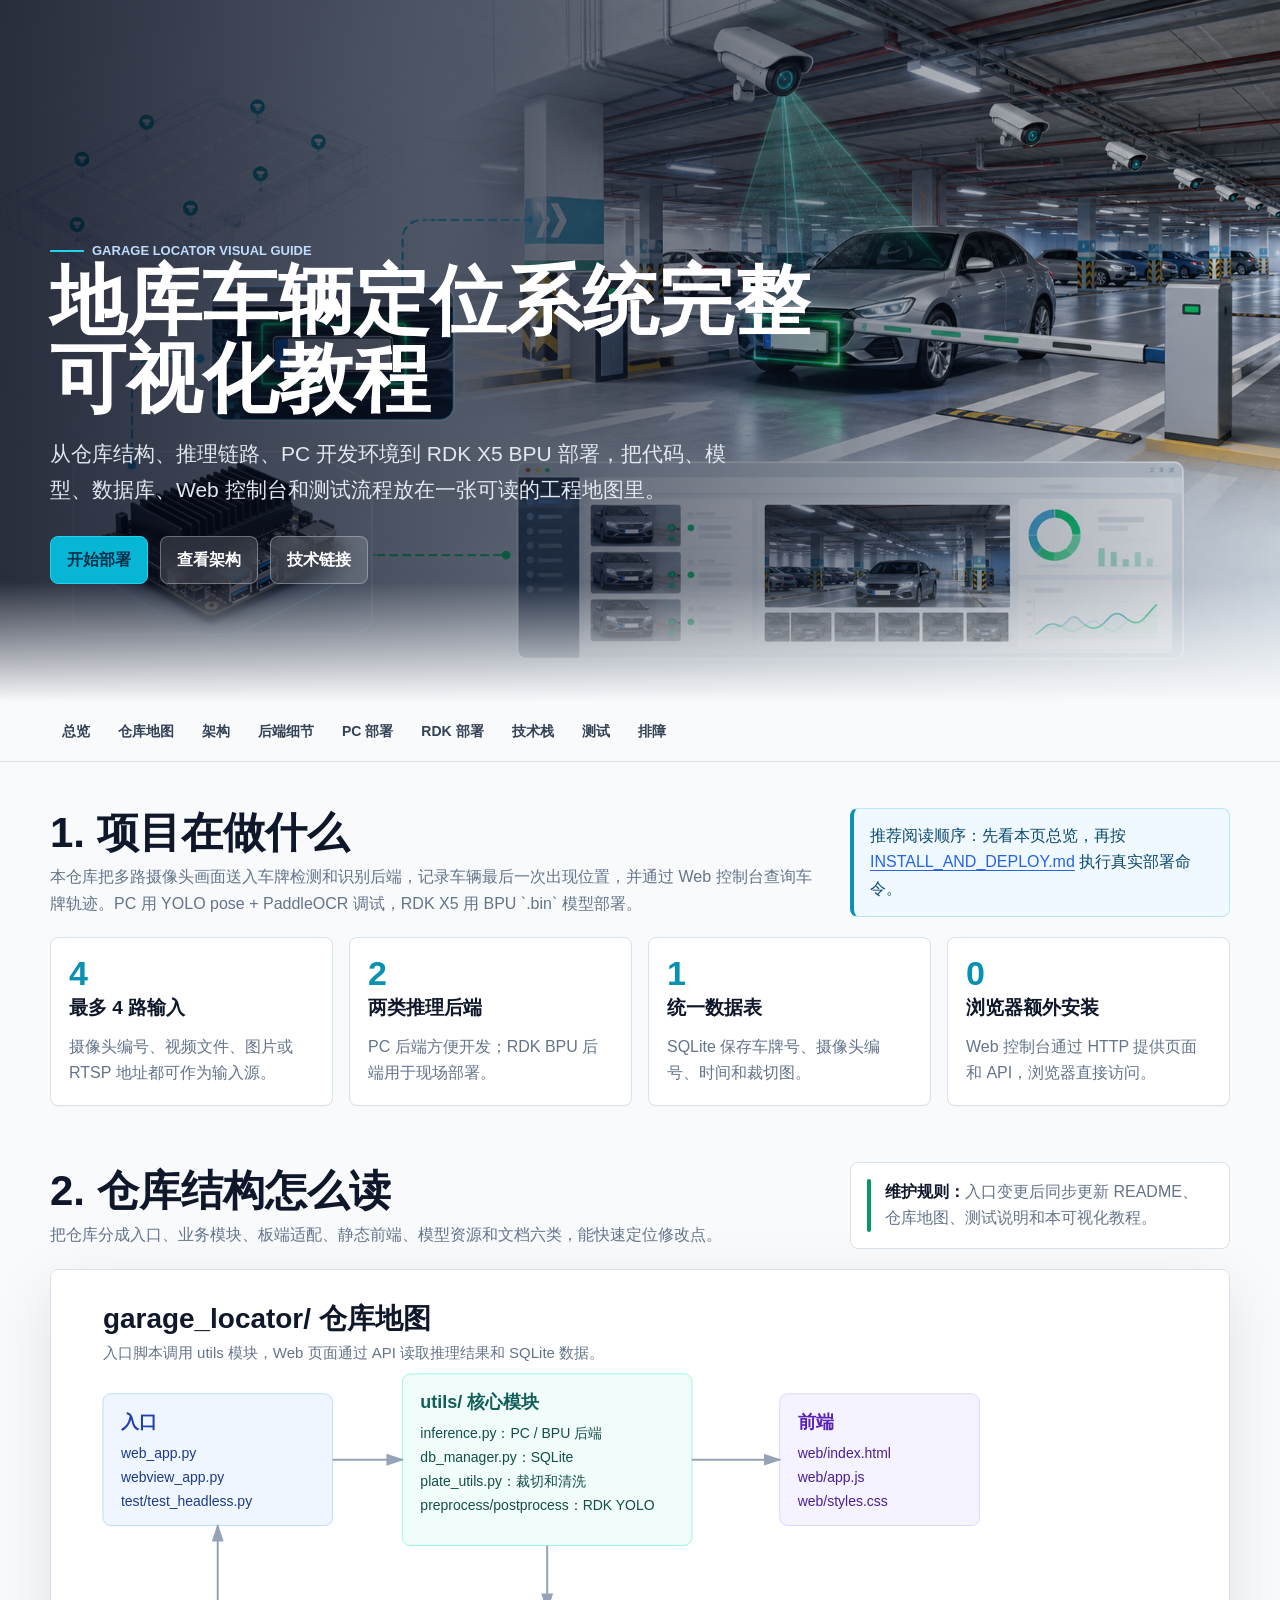
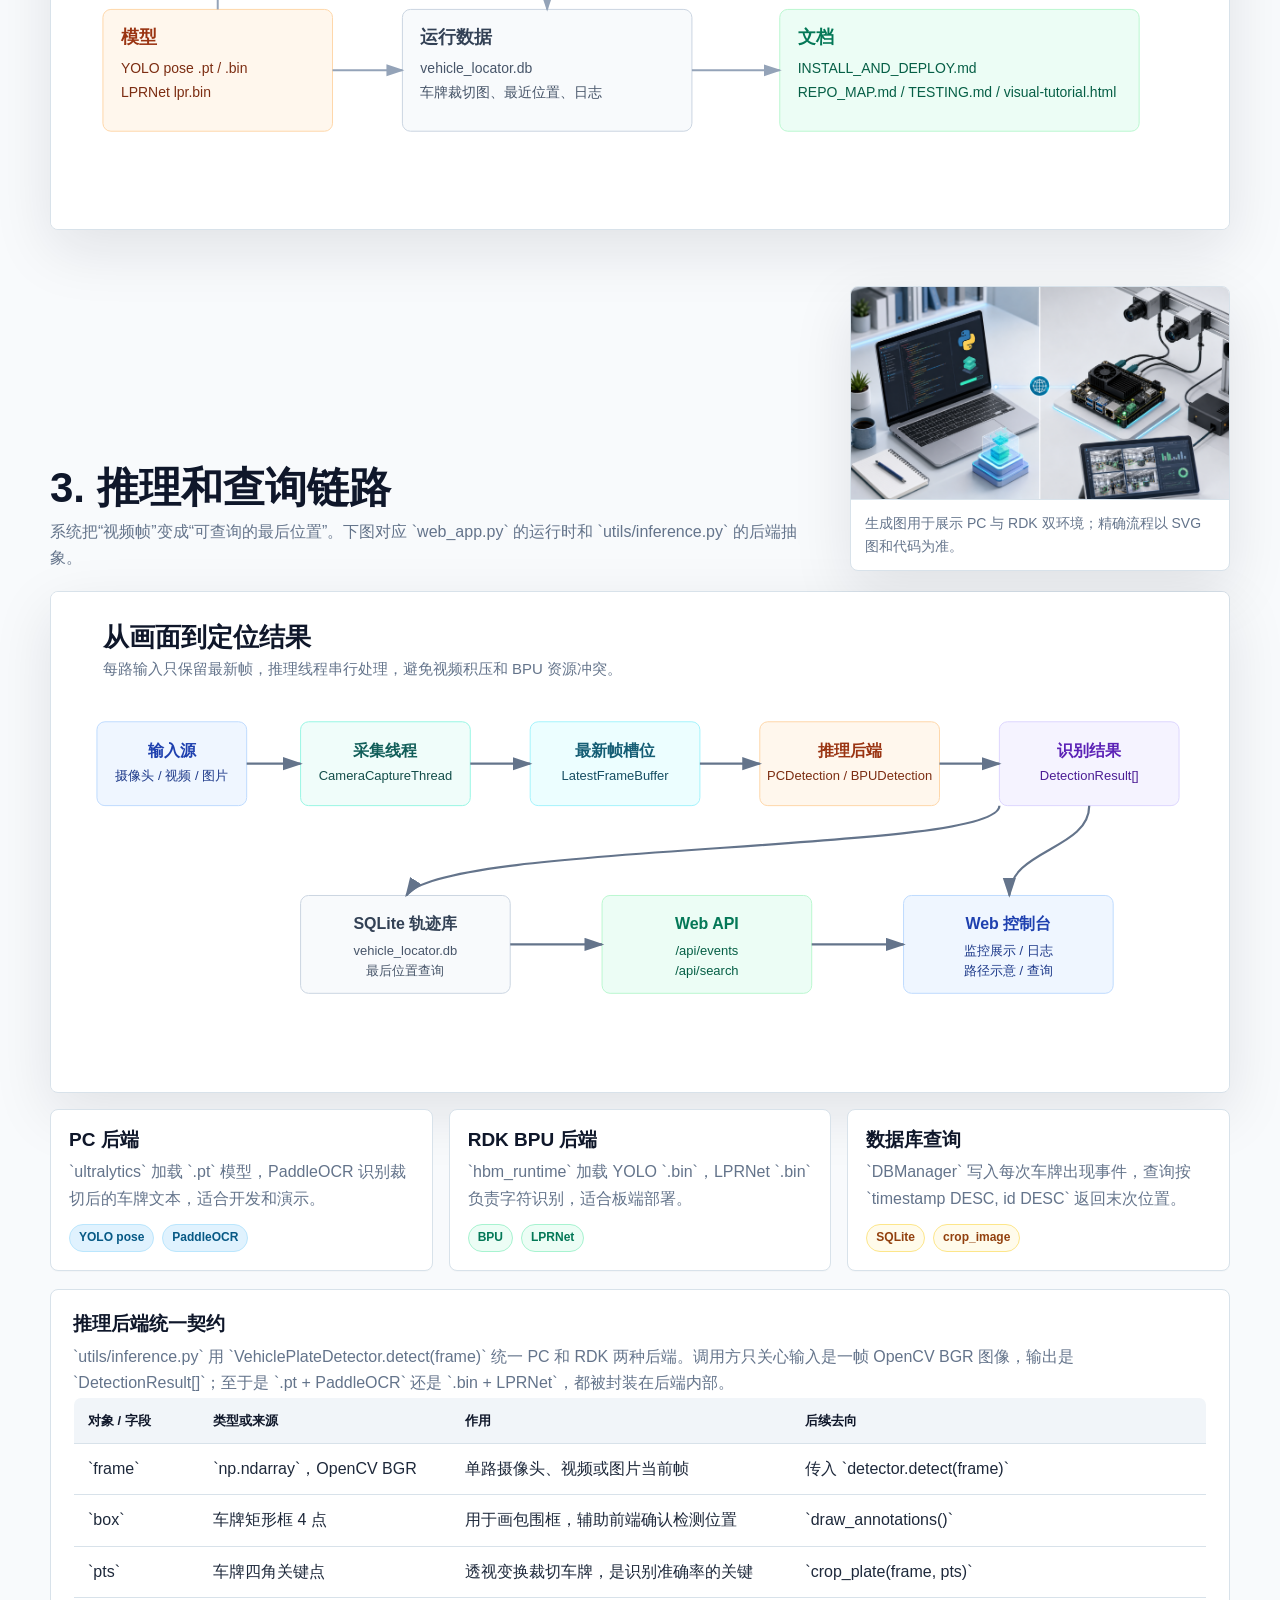
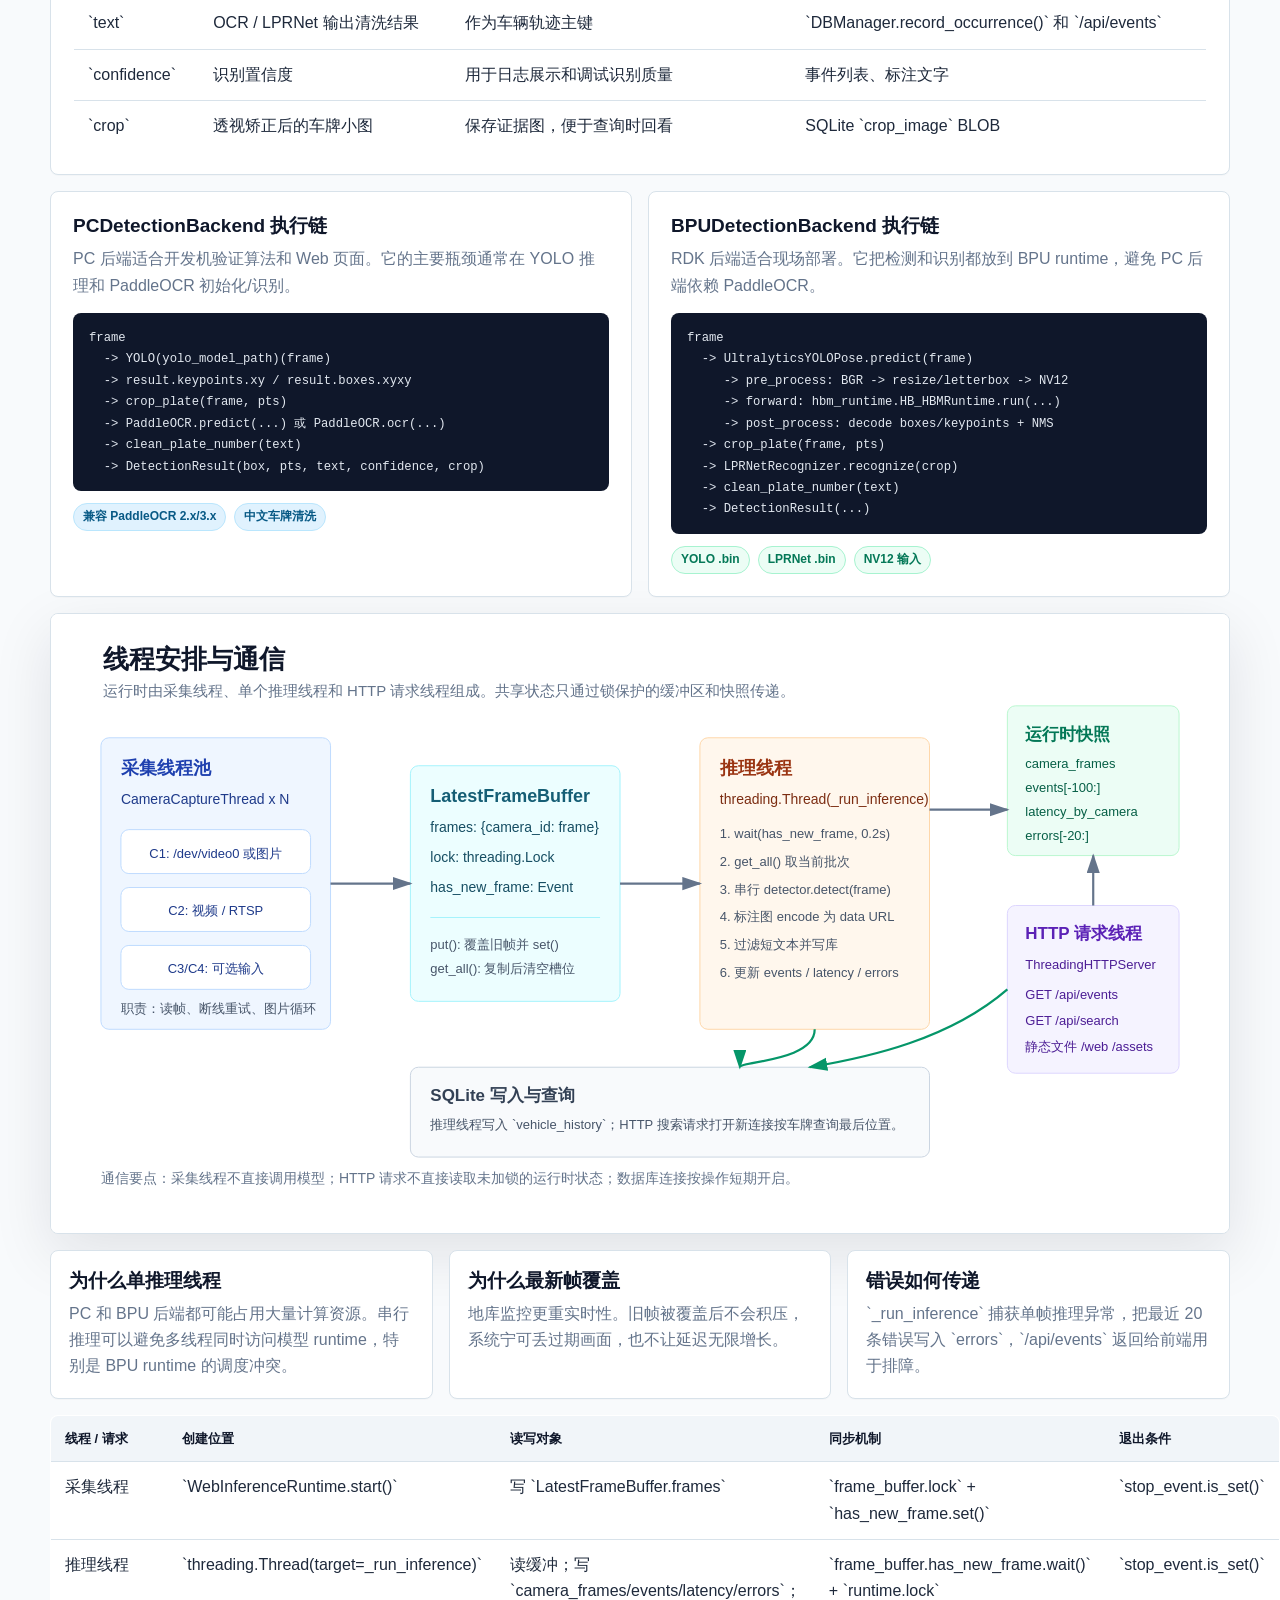
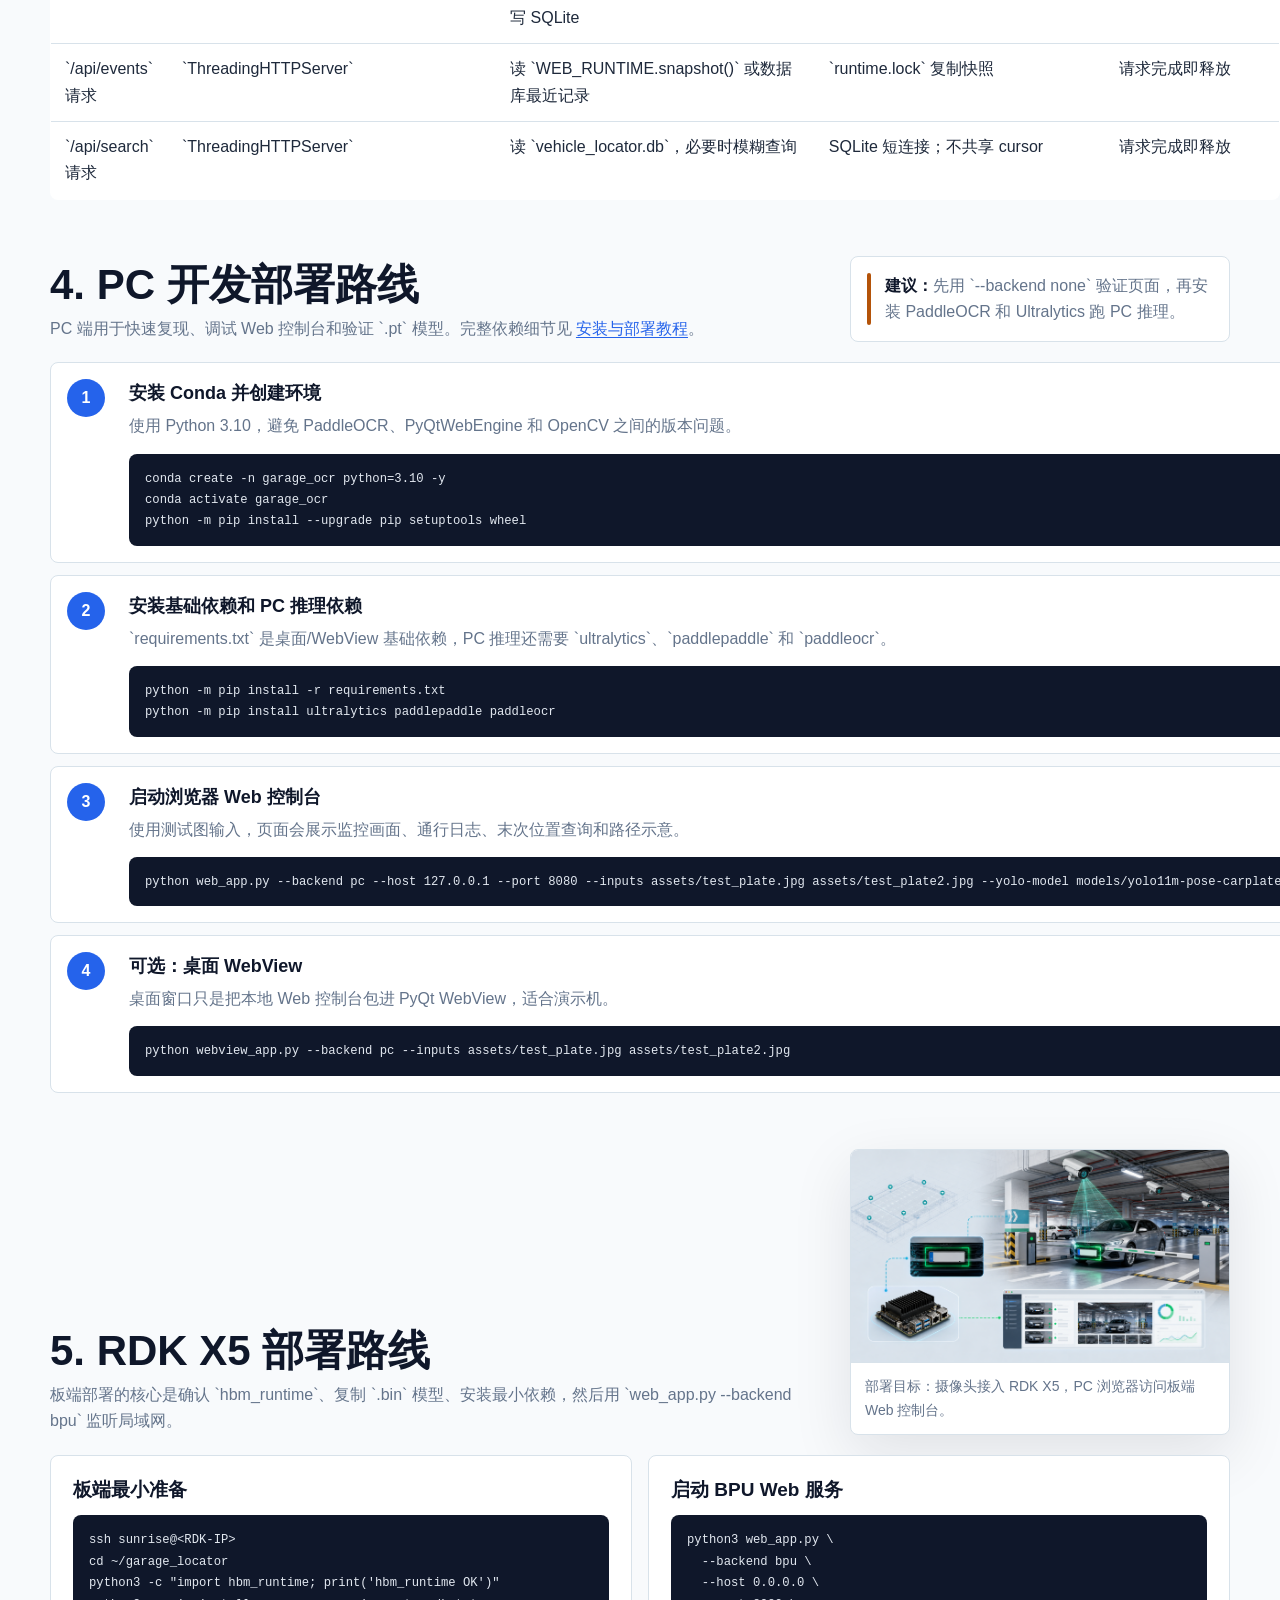
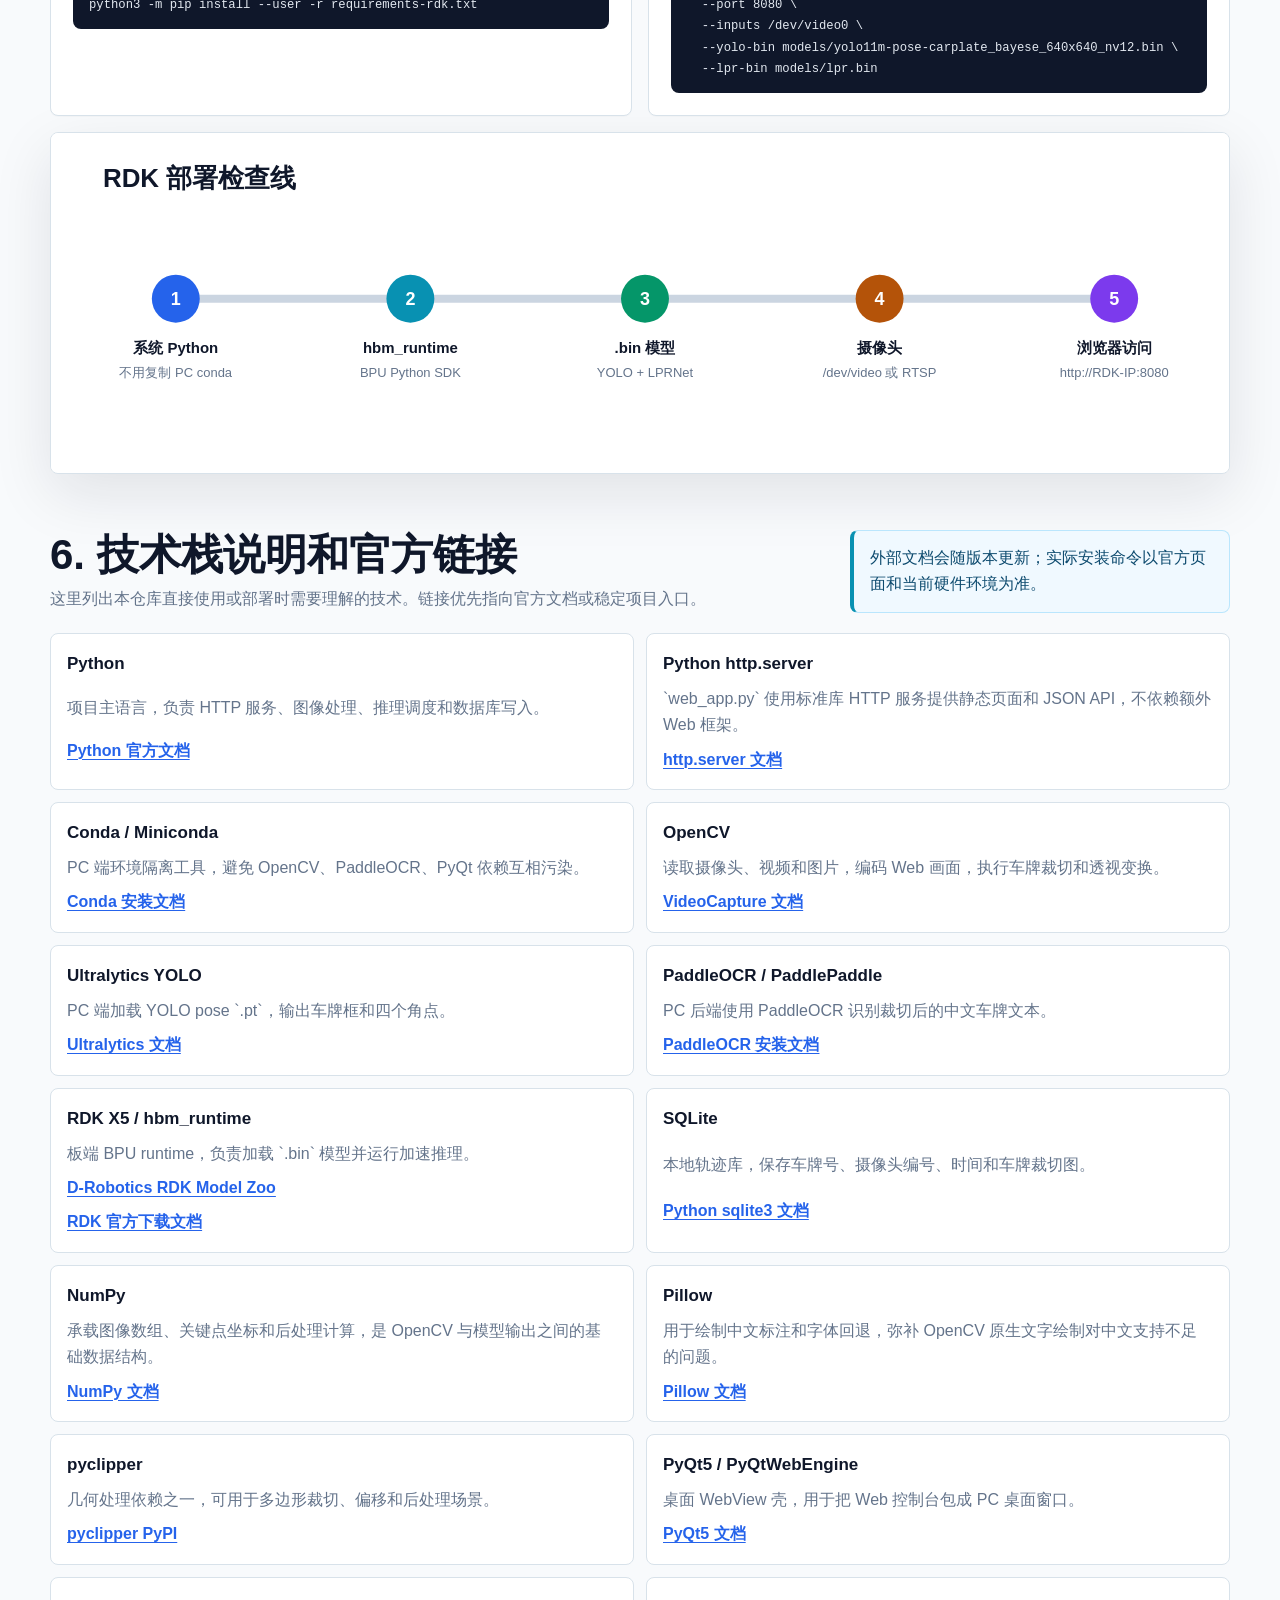
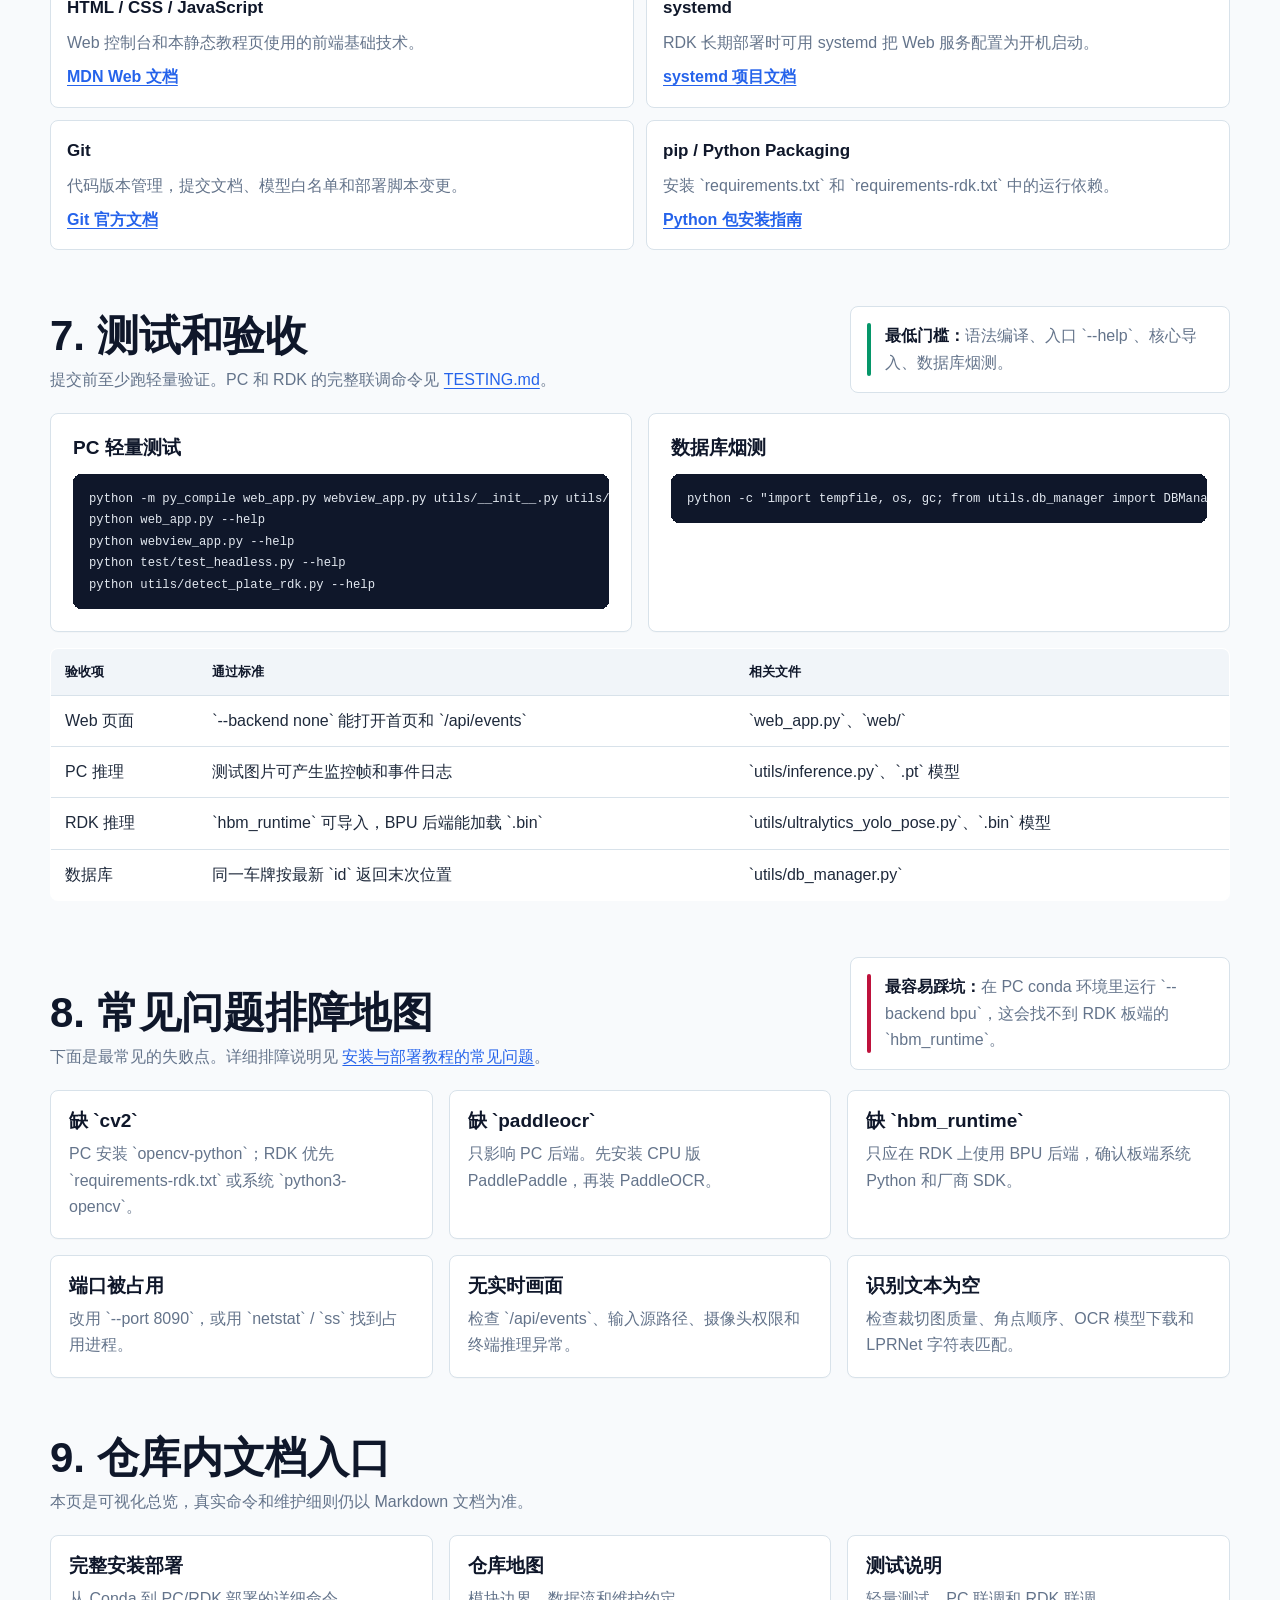
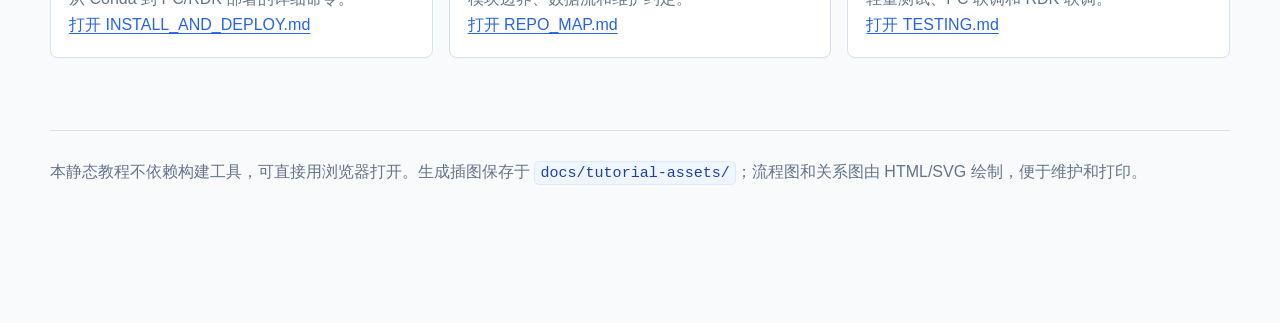
<file: docs/visual-tutorial.html>
<!doctype html>
<html lang="zh-CN">
<head>
  <meta charset="utf-8">
  <meta name="viewport" content="width=device-width, initial-scale=1">
  <title>地库车辆定位系统可视化教程</title>
  <meta name="description" content="地库车辆定位系统的静态可视化教程，覆盖仓库结构、技术栈、PC 部署、RDK X5 部署、数据流、测试和排障。">
  <style>
    :root {
      color-scheme: light;
      --bg: #f8fafc;
      --surface: #ffffff;
      --surface-soft: #f1f5f9;
      --ink: #0f172a;
      --text: #1e293b;
      --muted: #64748b;
      --line: #d8e2ea;
      --line-strong: #94a3b8;
      --blue: #2563eb;
      --cyan: #0891b2;
      --emerald: #059669;
      --amber: #b45309;
      --rose: #be123c;
      --violet: #7c3aed;
      --code-bg: #0f172a;
      --code-fg: #e2e8f0;
      --shadow: 0 20px 60px rgba(15, 23, 42, 0.10);
      --radius: 8px;
      --max: 1180px;
    }

    * {
      box-sizing: border-box;
    }

    html {
      scroll-behavior: smooth;
    }

    body {
      margin: 0;
      background: var(--bg);
      color: var(--text);
      font-family: "Segoe UI", "Microsoft YaHei UI", "Microsoft YaHei", Arial, sans-serif;
      font-size: 16px;
      line-height: 1.65;
    }

    a {
      color: var(--blue);
      text-decoration-thickness: 1px;
      text-underline-offset: 3px;
    }

    a:hover {
      color: #1d4ed8;
    }

    img {
      max-width: 100%;
      display: block;
    }

    .skip-link {
      position: absolute;
      left: 12px;
      top: 12px;
      z-index: 20;
      padding: 10px 14px;
      background: var(--ink);
      color: #fff;
      transform: translateY(-150%);
    }

    .skip-link:focus {
      transform: translateY(0);
    }

    .hero {
      min-height: 78vh;
      display: grid;
      align-items: end;
      position: relative;
      color: #fff;
      background-image:
        linear-gradient(90deg, rgba(2, 6, 23, 0.82) 0%, rgba(15, 23, 42, 0.64) 42%, rgba(15, 23, 42, 0.10) 100%),
        url("tutorial-assets/garage-ai-system.png");
      background-size: cover;
      background-position: center;
      overflow: hidden;
    }

    .hero::after {
      content: "";
      position: absolute;
      inset: auto 0 0;
      height: 120px;
      background: linear-gradient(180deg, rgba(248, 250, 252, 0), var(--bg));
      pointer-events: none;
    }

    .hero-inner {
      width: min(100% - 40px, var(--max));
      margin: 0 auto;
      padding: 84px 0 118px;
      position: relative;
      z-index: 1;
    }

    .eyebrow {
      display: inline-flex;
      align-items: center;
      gap: 8px;
      color: #bfdbfe;
      font-weight: 700;
      font-size: 13px;
      letter-spacing: 0;
      text-transform: uppercase;
    }

    .eyebrow::before {
      content: "";
      width: 34px;
      height: 2px;
      background: #22d3ee;
    }

    h1,
    h2,
    h3,
    p {
      margin-top: 0;
    }

    h1 {
      max-width: 820px;
      margin-bottom: 18px;
      font-size: clamp(38px, 7vw, 76px);
      line-height: 1.03;
      letter-spacing: 0;
      color: #fff;
    }

    .hero-copy {
      max-width: 700px;
      margin-bottom: 28px;
      color: #e2e8f0;
      font-size: clamp(17px, 2vw, 21px);
      line-height: 1.7;
    }

    .hero-actions {
      display: flex;
      flex-wrap: wrap;
      gap: 12px;
      align-items: center;
    }

    .hero-actions a,
    .button-link {
      display: inline-flex;
      min-height: 44px;
      align-items: center;
      justify-content: center;
      gap: 8px;
      padding: 10px 16px;
      border-radius: var(--radius);
      border: 1px solid rgba(255, 255, 255, 0.30);
      background: rgba(255, 255, 255, 0.14);
      color: #fff;
      text-decoration: none;
      font-weight: 700;
      backdrop-filter: blur(10px);
    }

    .hero-actions a:first-child {
      background: #06b6d4;
      border-color: #22d3ee;
      color: #082f49;
    }

    .page-nav {
      position: sticky;
      top: 0;
      z-index: 10;
      background: rgba(248, 250, 252, 0.94);
      border-bottom: 1px solid var(--line);
      backdrop-filter: blur(16px);
    }

    .page-nav nav {
      width: min(100% - 32px, var(--max));
      margin: 0 auto;
      display: flex;
      gap: 4px;
      overflow-x: auto;
      padding: 10px 0;
    }

    .page-nav a {
      flex: 0 0 auto;
      min-height: 38px;
      display: inline-flex;
      align-items: center;
      padding: 8px 12px;
      border-radius: var(--radius);
      color: #334155;
      text-decoration: none;
      font-weight: 650;
      font-size: 14px;
    }

    .page-nav a:hover,
    .page-nav a:focus {
      background: #e0f2fe;
      color: #075985;
      outline: none;
    }

    main {
      width: min(100% - 40px, var(--max));
      margin: 0 auto;
      padding: 46px 0 80px;
    }

    section {
      scroll-margin-top: 88px;
      margin-bottom: 56px;
    }

    .section-head {
      display: grid;
      grid-template-columns: minmax(0, 1fr) minmax(240px, 380px);
      gap: 28px;
      align-items: end;
      margin-bottom: 20px;
    }

    .section-head h2 {
      margin-bottom: 8px;
      color: var(--ink);
      font-size: clamp(28px, 4vw, 42px);
      line-height: 1.12;
      letter-spacing: 0;
    }

    .section-head p {
      color: var(--muted);
      margin-bottom: 0;
    }

    .note {
      padding: 14px 16px;
      border: 1px solid #bae6fd;
      border-left: 4px solid var(--cyan);
      background: #f0f9ff;
      border-radius: var(--radius);
      color: #0c4a6e;
    }

    .grid {
      display: grid;
      gap: 16px;
    }

    .grid.cols-2 {
      grid-template-columns: repeat(2, minmax(0, 1fr));
    }

    .grid.cols-3 {
      grid-template-columns: repeat(3, minmax(0, 1fr));
    }

    .grid.cols-4 {
      grid-template-columns: repeat(4, minmax(0, 1fr));
    }

    .card,
    .panel {
      background: var(--surface);
      border: 1px solid var(--line);
      border-radius: var(--radius);
      box-shadow: 0 1px 0 rgba(15, 23, 42, 0.02);
    }

    .card {
      padding: 18px;
    }

    .panel {
      padding: 22px;
    }

    .card h3,
    .panel h3 {
      margin-bottom: 8px;
      color: var(--ink);
      font-size: 19px;
      line-height: 1.25;
    }

    .card p,
    .panel p {
      color: var(--muted);
      margin-bottom: 0;
    }

    .metric {
      display: grid;
      gap: 6px;
      min-height: 128px;
    }

    .metric strong {
      color: var(--cyan);
      font-size: 34px;
      line-height: 1;
    }

    .tag-row {
      display: flex;
      flex-wrap: wrap;
      gap: 8px;
      margin-top: 12px;
    }

    .tag {
      display: inline-flex;
      align-items: center;
      min-height: 28px;
      padding: 3px 9px;
      border-radius: 999px;
      background: #e0f2fe;
      color: #075985;
      border: 1px solid #bae6fd;
      font-size: 12px;
      font-weight: 700;
    }

    .tag.green {
      background: #ecfdf5;
      border-color: #a7f3d0;
      color: #047857;
    }

    .tag.amber {
      background: #fffbeb;
      border-color: #fde68a;
      color: #92400e;
    }

    .visual-card {
      overflow: hidden;
      border-radius: var(--radius);
      border: 1px solid var(--line);
      background: var(--surface);
      box-shadow: var(--shadow);
    }

    .visual-card img {
      width: 100%;
      aspect-ratio: 16 / 9;
      object-fit: cover;
    }

    .caption {
      padding: 12px 14px;
      color: var(--muted);
      font-size: 14px;
      border-top: 1px solid var(--line);
    }

    .diagram {
      width: 100%;
      border: 1px solid var(--line);
      border-radius: var(--radius);
      background: var(--surface);
      overflow: hidden;
      box-shadow: var(--shadow);
    }

    .diagram svg {
      width: 100%;
      height: auto;
      display: block;
    }

    .diagram text {
      font-family: "Segoe UI", "Microsoft YaHei UI", Arial, sans-serif;
      letter-spacing: 0;
    }

    .stepper {
      counter-reset: step;
      display: grid;
      gap: 12px;
    }

    .step {
      position: relative;
      display: grid;
      grid-template-columns: 48px 1fr;
      gap: 14px;
      padding: 16px;
      background: var(--surface);
      border: 1px solid var(--line);
      border-radius: var(--radius);
    }

    .step::before {
      counter-increment: step;
      content: counter(step);
      width: 38px;
      height: 38px;
      display: grid;
      place-items: center;
      border-radius: 50%;
      color: #fff;
      background: var(--blue);
      font-weight: 800;
      font-variant-numeric: tabular-nums;
    }

    .step h3 {
      margin: 0 0 4px;
      color: var(--ink);
      font-size: 18px;
    }

    .step p {
      margin: 0;
      color: var(--muted);
    }

    pre {
      margin: 14px 0 0;
      padding: 14px 16px;
      background: var(--code-bg);
      color: var(--code-fg);
      overflow-x: auto;
      border-radius: var(--radius);
      font: 13px/1.65 Consolas, "Fira Code", "Cascadia Code", monospace;
      white-space: pre;
    }

    code {
      font-family: Consolas, "Fira Code", "Cascadia Code", monospace;
      font-size: 0.94em;
    }

    :not(pre) > code {
      padding: 2px 5px;
      border: 1px solid #dbeafe;
      border-radius: 5px;
      background: #eff6ff;
      color: #1e40af;
    }

    table {
      width: 100%;
      border-collapse: collapse;
      background: var(--surface);
      border: 1px solid var(--line);
      border-radius: var(--radius);
      overflow: hidden;
      display: table;
    }

    th,
    td {
      padding: 12px 14px;
      text-align: left;
      border-bottom: 1px solid var(--line);
      vertical-align: top;
    }

    th {
      background: #f1f5f9;
      color: var(--ink);
      font-size: 13px;
    }

    tr:last-child td {
      border-bottom: 0;
    }

    .tech-list {
      display: grid;
      grid-template-columns: repeat(2, minmax(0, 1fr));
      gap: 12px;
    }

    .tech-item {
      display: grid;
      gap: 8px;
      padding: 16px;
      border: 1px solid var(--line);
      border-radius: var(--radius);
      background: var(--surface);
    }

    .tech-item h3 {
      margin: 0;
      color: var(--ink);
      font-size: 17px;
    }

    .tech-item p {
      margin: 0;
      color: var(--muted);
    }

    .tech-item a {
      font-weight: 700;
    }

    .callout {
      display: grid;
      grid-template-columns: 4px 1fr;
      gap: 14px;
      padding: 16px;
      border: 1px solid var(--line);
      border-radius: var(--radius);
      background: #fff;
    }

    .callout::before {
      content: "";
      border-radius: 999px;
      background: var(--emerald);
    }

    .callout.warning::before {
      background: var(--amber);
    }

    .callout.danger::before {
      background: var(--rose);
    }

    .callout strong {
      color: var(--ink);
    }

    .callout p {
      margin: 0;
      color: var(--muted);
    }

    .footer {
      margin-top: 72px;
      padding: 28px 0 42px;
      border-top: 1px solid var(--line);
      color: var(--muted);
    }

    .print-only {
      display: none;
    }

    @media (max-width: 900px) {
      .section-head,
      .grid.cols-2,
      .grid.cols-3,
      .grid.cols-4,
      .tech-list {
        grid-template-columns: 1fr;
      }

      .hero {
        min-height: 70vh;
        background-position: 58% center;
      }

      .hero-inner,
      main {
        width: min(100% - 28px, var(--max));
      }

      table {
        display: block;
        overflow-x: auto;
      }
    }

    @media (prefers-reduced-motion: reduce) {
      html {
        scroll-behavior: auto;
      }

      *,
      *::before,
      *::after {
        transition-duration: 0.01ms !important;
        animation-duration: 0.01ms !important;
      }
    }

    @media print {
      body {
        background: #fff;
        color: #000;
      }

      .hero,
      .page-nav {
        display: none;
      }

      main {
        width: 100%;
        padding: 0;
      }

      section {
        break-inside: avoid;
        margin-bottom: 28px;
      }

      .card,
      .panel,
      .diagram,
      .visual-card {
        box-shadow: none;
      }

      a {
        color: #000;
      }

      .print-only {
        display: block;
      }
    }
  </style>
</head>
<body>
  <a class="skip-link" href="#main">跳到正文</a>

  <header class="hero">
    <div class="hero-inner">
      <span class="eyebrow">Garage Locator Visual Guide</span>
      <h1>地库车辆定位系统完整可视化教程</h1>
      <p class="hero-copy">
        从仓库结构、推理链路、PC 开发环境到 RDK X5 BPU 部署，把代码、模型、数据库、Web 控制台和测试流程放在一张可读的工程地图里。
      </p>
      <div class="hero-actions" aria-label="教程快捷入口">
        <a href="#quickstart">开始部署</a>
        <a href="#architecture">查看架构</a>
        <a href="#technology">技术链接</a>
      </div>
    </div>
  </header>

  <div class="page-nav">
    <nav aria-label="页面导航">
      <a href="#overview">总览</a>
      <a href="#repository">仓库地图</a>
      <a href="#architecture">架构</a>
      <a href="#backend-deep-dive">后端细节</a>
      <a href="#quickstart">PC 部署</a>
      <a href="#rdk">RDK 部署</a>
      <a href="#technology">技术栈</a>
      <a href="#testing">测试</a>
      <a href="#troubleshooting">排障</a>
    </nav>
  </div>

  <main id="main">
    <p class="print-only">地库车辆定位系统完整可视化教程。HTML 文件可离线打开，图片路径位于 docs/tutorial-assets/。</p>

    <section id="overview">
      <div class="section-head">
        <div>
          <h2>1. 项目在做什么</h2>
          <p>
            本仓库把多路摄像头画面送入车牌检测和识别后端，记录车辆最后一次出现位置，并通过 Web 控制台查询车牌轨迹。PC 用 YOLO pose + PaddleOCR 调试，RDK X5 用 BPU `.bin` 模型部署。
          </p>
        </div>
        <div class="note">
          推荐阅读顺序：先看本页总览，再按 <a href="INSTALL_AND_DEPLOY.md">INSTALL_AND_DEPLOY.md</a> 执行真实部署命令。
        </div>
      </div>

      <div class="grid cols-4">
        <article class="card metric">
          <strong>4</strong>
          <h3>最多 4 路输入</h3>
          <p>摄像头编号、视频文件、图片或 RTSP 地址都可作为输入源。</p>
        </article>
        <article class="card metric">
          <strong>2</strong>
          <h3>两类推理后端</h3>
          <p>PC 后端方便开发；RDK BPU 后端用于现场部署。</p>
        </article>
        <article class="card metric">
          <strong>1</strong>
          <h3>统一数据表</h3>
          <p>SQLite 保存车牌号、摄像头编号、时间和裁切图。</p>
        </article>
        <article class="card metric">
          <strong>0</strong>
          <h3>浏览器额外安装</h3>
          <p>Web 控制台通过 HTTP 提供页面和 API，浏览器直接访问。</p>
        </article>
      </div>
    </section>

    <section id="repository">
      <div class="section-head">
        <div>
          <h2>2. 仓库结构怎么读</h2>
          <p>把仓库分成入口、业务模块、板端适配、静态前端、模型资源和文档六类，能快速定位修改点。</p>
        </div>
        <div class="callout">
          <p><strong>维护规则：</strong>入口变更后同步更新 README、仓库地图、测试说明和本可视化教程。</p>
        </div>
      </div>

      <div class="diagram" role="img" aria-label="仓库结构关系图">
        <svg viewBox="0 0 1180 560" xmlns="http://www.w3.org/2000/svg">
          <rect width="1180" height="560" fill="#ffffff"/>
          <text x="52" y="58" font-size="28" font-weight="800" fill="#0f172a">garage_locator/ 仓库地图</text>
          <text x="52" y="88" font-size="15" fill="#64748b">入口脚本调用 utils 模块，Web 页面通过 API 读取推理结果和 SQLite 数据。</text>

          <g transform="translate(52 124)">
            <rect width="230" height="132" rx="8" fill="#eff6ff" stroke="#bfdbfe"/>
            <text x="18" y="34" font-size="18" font-weight="800" fill="#1e40af">入口</text>
            <text x="18" y="64" font-size="14" fill="#1e3a8a">web_app.py</text>
            <text x="18" y="88" font-size="14" fill="#1e3a8a">webview_app.py</text>
            <text x="18" y="112" font-size="14" fill="#1e3a8a">test/test_headless.py</text>
          </g>

          <g transform="translate(352 104)">
            <rect width="290" height="172" rx="8" fill="#f0fdfa" stroke="#99f6e4"/>
            <text x="18" y="34" font-size="18" font-weight="800" fill="#115e59">utils/ 核心模块</text>
            <text x="18" y="64" font-size="14" fill="#134e4a">inference.py：PC / BPU 后端</text>
            <text x="18" y="88" font-size="14" fill="#134e4a">db_manager.py：SQLite</text>
            <text x="18" y="112" font-size="14" fill="#134e4a">plate_utils.py：裁切和清洗</text>
            <text x="18" y="136" font-size="14" fill="#134e4a">preprocess/postprocess：RDK YOLO</text>
          </g>

          <g transform="translate(730 124)">
            <rect width="200" height="132" rx="8" fill="#f5f3ff" stroke="#ddd6fe"/>
            <text x="18" y="34" font-size="18" font-weight="800" fill="#5b21b6">前端</text>
            <text x="18" y="64" font-size="14" fill="#4c1d95">web/index.html</text>
            <text x="18" y="88" font-size="14" fill="#4c1d95">web/app.js</text>
            <text x="18" y="112" font-size="14" fill="#4c1d95">web/styles.css</text>
          </g>

          <g transform="translate(52 340)">
            <rect width="230" height="122" rx="8" fill="#fff7ed" stroke="#fed7aa"/>
            <text x="18" y="34" font-size="18" font-weight="800" fill="#9a3412">模型</text>
            <text x="18" y="64" font-size="14" fill="#7c2d12">YOLO pose .pt / .bin</text>
            <text x="18" y="88" font-size="14" fill="#7c2d12">LPRNet lpr.bin</text>
          </g>

          <g transform="translate(352 340)">
            <rect width="290" height="122" rx="8" fill="#f8fafc" stroke="#cbd5e1"/>
            <text x="18" y="34" font-size="18" font-weight="800" fill="#334155">运行数据</text>
            <text x="18" y="64" font-size="14" fill="#475569">vehicle_locator.db</text>
            <text x="18" y="88" font-size="14" fill="#475569">车牌裁切图、最近位置、日志</text>
          </g>

          <g transform="translate(730 340)">
            <rect width="360" height="122" rx="8" fill="#ecfdf5" stroke="#bbf7d0"/>
            <text x="18" y="34" font-size="18" font-weight="800" fill="#047857">文档</text>
            <text x="18" y="64" font-size="14" fill="#065f46">INSTALL_AND_DEPLOY.md</text>
            <text x="18" y="88" font-size="14" fill="#065f46">REPO_MAP.md / TESTING.md / visual-tutorial.html</text>
          </g>

          <g stroke="#94a3b8" stroke-width="2" fill="none" marker-end="url(#arrow)">
            <path d="M282 190 H352"/>
            <path d="M642 190 H730"/>
            <path d="M497 276 V340"/>
            <path d="M282 401 H352"/>
            <path d="M642 401 H730"/>
            <path d="M167 340 V256"/>
          </g>
          <defs>
            <marker id="arrow" markerWidth="10" markerHeight="10" refX="8" refY="3" orient="auto" markerUnits="strokeWidth">
              <path d="M0,0 L0,6 L9,3 z" fill="#94a3b8"/>
            </marker>
          </defs>
        </svg>
      </div>
    </section>

    <section id="architecture">
      <div class="section-head">
        <div>
          <h2>3. 推理和查询链路</h2>
          <p>系统把“视频帧”变成“可查询的最后位置”。下图对应 `web_app.py` 的运行时和 `utils/inference.py` 的后端抽象。</p>
        </div>
        <div class="visual-card">
          <img src="tutorial-assets/pc-rdk-deployment.png" alt="PC 开发环境和 RDK X5 板端部署场景示意">
          <div class="caption">生成图用于展示 PC 与 RDK 双环境；精确流程以 SVG 图和代码为准。</div>
        </div>
      </div>

      <div class="diagram" role="img" aria-label="系统数据流和推理流程图">
        <svg viewBox="0 0 1180 500" xmlns="http://www.w3.org/2000/svg">
          <rect width="1180" height="500" fill="#ffffff"/>
          <text x="52" y="54" font-size="26" font-weight="800" fill="#0f172a">从画面到定位结果</text>
          <text x="52" y="82" font-size="15" fill="#64748b">每路输入只保留最新帧，推理线程串行处理，避免视频积压和 BPU 资源冲突。</text>

          <defs>
            <marker id="arrow2" markerWidth="10" markerHeight="10" refX="8" refY="3" orient="auto" markerUnits="strokeWidth">
              <path d="M0,0 L0,6 L9,3 z" fill="#64748b"/>
            </marker>
          </defs>

          <g transform="translate(46 130)">
            <rect width="150" height="84" rx="8" fill="#eff6ff" stroke="#bfdbfe"/>
            <text x="75" y="34" text-anchor="middle" font-size="16" font-weight="800" fill="#1e40af">输入源</text>
            <text x="75" y="58" text-anchor="middle" font-size="13" fill="#1e3a8a">摄像头 / 视频 / 图片</text>
          </g>
          <g transform="translate(250 130)">
            <rect width="170" height="84" rx="8" fill="#f0fdfa" stroke="#99f6e4"/>
            <text x="85" y="34" text-anchor="middle" font-size="16" font-weight="800" fill="#115e59">采集线程</text>
            <text x="85" y="58" text-anchor="middle" font-size="13" fill="#134e4a">CameraCaptureThread</text>
          </g>
          <g transform="translate(480 130)">
            <rect width="170" height="84" rx="8" fill="#ecfeff" stroke="#a5f3fc"/>
            <text x="85" y="34" text-anchor="middle" font-size="16" font-weight="800" fill="#155e75">最新帧槽位</text>
            <text x="85" y="58" text-anchor="middle" font-size="13" fill="#164e63">LatestFrameBuffer</text>
          </g>
          <g transform="translate(710 130)">
            <rect width="180" height="84" rx="8" fill="#fff7ed" stroke="#fed7aa"/>
            <text x="90" y="34" text-anchor="middle" font-size="16" font-weight="800" fill="#9a3412">推理后端</text>
            <text x="90" y="58" text-anchor="middle" font-size="13" fill="#7c2d12">PCDetection / BPUDetection</text>
          </g>
          <g transform="translate(950 130)">
            <rect width="180" height="84" rx="8" fill="#f5f3ff" stroke="#ddd6fe"/>
            <text x="90" y="34" text-anchor="middle" font-size="16" font-weight="800" fill="#5b21b6">识别结果</text>
            <text x="90" y="58" text-anchor="middle" font-size="13" fill="#4c1d95">DetectionResult[]</text>
          </g>

          <g transform="translate(250 304)">
            <rect width="210" height="98" rx="8" fill="#f8fafc" stroke="#cbd5e1"/>
            <text x="105" y="34" text-anchor="middle" font-size="16" font-weight="800" fill="#334155">SQLite 轨迹库</text>
            <text x="105" y="60" text-anchor="middle" font-size="13" fill="#475569">vehicle_locator.db</text>
            <text x="105" y="80" text-anchor="middle" font-size="13" fill="#475569">最后位置查询</text>
          </g>
          <g transform="translate(552 304)">
            <rect width="210" height="98" rx="8" fill="#ecfdf5" stroke="#bbf7d0"/>
            <text x="105" y="34" text-anchor="middle" font-size="16" font-weight="800" fill="#047857">Web API</text>
            <text x="105" y="60" text-anchor="middle" font-size="13" fill="#065f46">/api/events</text>
            <text x="105" y="80" text-anchor="middle" font-size="13" fill="#065f46">/api/search</text>
          </g>
          <g transform="translate(854 304)">
            <rect width="210" height="98" rx="8" fill="#eff6ff" stroke="#bfdbfe"/>
            <text x="105" y="34" text-anchor="middle" font-size="16" font-weight="800" fill="#1e40af">Web 控制台</text>
            <text x="105" y="60" text-anchor="middle" font-size="13" fill="#1e3a8a">监控展示 / 日志</text>
            <text x="105" y="80" text-anchor="middle" font-size="13" fill="#1e3a8a">路径示意 / 查询</text>
          </g>

          <g stroke="#64748b" stroke-width="2.2" fill="none" marker-end="url(#arrow2)">
            <path d="M196 172 H250"/>
            <path d="M420 172 H480"/>
            <path d="M650 172 H710"/>
            <path d="M890 172 H950"/>
            <path d="M1040 214 C1040 258 960 258 960 304"/>
            <path d="M950 214 C950 262 390 250 356 304"/>
            <path d="M460 353 H552"/>
            <path d="M762 353 H854"/>
          </g>
        </svg>
      </div>

      <div class="grid cols-3" style="margin-top:16px">
        <article class="card">
          <h3>PC 后端</h3>
          <p>`ultralytics` 加载 `.pt` 模型，PaddleOCR 识别裁切后的车牌文本，适合开发和演示。</p>
          <div class="tag-row"><span class="tag">YOLO pose</span><span class="tag">PaddleOCR</span></div>
        </article>
        <article class="card">
          <h3>RDK BPU 后端</h3>
          <p>`hbm_runtime` 加载 YOLO `.bin`，LPRNet `.bin` 负责字符识别，适合板端部署。</p>
          <div class="tag-row"><span class="tag green">BPU</span><span class="tag green">LPRNet</span></div>
        </article>
        <article class="card">
          <h3>数据库查询</h3>
          <p>`DBManager` 写入每次车牌出现事件，查询按 `timestamp DESC, id DESC` 返回末次位置。</p>
          <div class="tag-row"><span class="tag amber">SQLite</span><span class="tag amber">crop_image</span></div>
        </article>
      </div>

      <div id="backend-deep-dive" class="panel" style="margin-top:18px">
        <h3>推理后端统一契约</h3>
        <p>
          `utils/inference.py` 用 `VehiclePlateDetector.detect(frame)` 统一 PC 和 RDK 两种后端。调用方只关心输入是一帧 OpenCV BGR 图像，输出是 `DetectionResult[]`；至于是 `.pt + PaddleOCR` 还是 `.bin + LPRNet`，都被封装在后端内部。
        </p>
        <table>
          <thead>
            <tr>
              <th>对象 / 字段</th>
              <th>类型或来源</th>
              <th>作用</th>
              <th>后续去向</th>
            </tr>
          </thead>
          <tbody>
            <tr>
              <td>`frame`</td>
              <td>`np.ndarray`，OpenCV BGR</td>
              <td>单路摄像头、视频或图片当前帧</td>
              <td>传入 `detector.detect(frame)`</td>
            </tr>
            <tr>
              <td>`box`</td>
              <td>车牌矩形框 4 点</td>
              <td>用于画包围框，辅助前端确认检测位置</td>
              <td>`draw_annotations()`</td>
            </tr>
            <tr>
              <td>`pts`</td>
              <td>车牌四角关键点</td>
              <td>透视变换裁切车牌，是识别准确率的关键</td>
              <td>`crop_plate(frame, pts)`</td>
            </tr>
            <tr>
              <td>`text`</td>
              <td>OCR / LPRNet 输出清洗结果</td>
              <td>作为车辆轨迹主键</td>
              <td>`DBManager.record_occurrence()` 和 `/api/events`</td>
            </tr>
            <tr>
              <td>`confidence`</td>
              <td>识别置信度</td>
              <td>用于日志展示和调试识别质量</td>
              <td>事件列表、标注文字</td>
            </tr>
            <tr>
              <td>`crop`</td>
              <td>透视矫正后的车牌小图</td>
              <td>保存证据图，便于查询时回看</td>
              <td>SQLite `crop_image` BLOB</td>
            </tr>
          </tbody>
        </table>
      </div>

      <div class="grid cols-2" style="margin-top:16px">
        <div class="panel">
          <h3>PCDetectionBackend 执行链</h3>
          <p>PC 后端适合开发机验证算法和 Web 页面。它的主要瓶颈通常在 YOLO 推理和 PaddleOCR 初始化/识别。</p>
          <pre><code>frame
  -> YOLO(yolo_model_path)(frame)
  -> result.keypoints.xy / result.boxes.xyxy
  -> crop_plate(frame, pts)
  -> PaddleOCR.predict(...) 或 PaddleOCR.ocr(...)
  -> clean_plate_number(text)
  -> DetectionResult(box, pts, text, confidence, crop)</code></pre>
          <div class="tag-row">
            <span class="tag">兼容 PaddleOCR 2.x/3.x</span>
            <span class="tag">中文车牌清洗</span>
          </div>
        </div>
        <div class="panel">
          <h3>BPUDetectionBackend 执行链</h3>
          <p>RDK 后端适合现场部署。它把检测和识别都放到 BPU runtime，避免 PC 后端依赖 PaddleOCR。</p>
          <pre><code>frame
  -> UltralyticsYOLOPose.predict(frame)
     -> pre_process: BGR -> resize/letterbox -> NV12
     -> forward: hbm_runtime.HB_HBMRuntime.run(...)
     -> post_process: decode boxes/keypoints + NMS
  -> crop_plate(frame, pts)
  -> LPRNetRecognizer.recognize(crop)
  -> clean_plate_number(text)
  -> DetectionResult(...)</code></pre>
          <div class="tag-row">
            <span class="tag green">YOLO .bin</span>
            <span class="tag green">LPRNet .bin</span>
            <span class="tag green">NV12 输入</span>
          </div>
        </div>
      </div>

      <div class="diagram" style="margin-top:16px" role="img" aria-label="线程安排和通信关系图">
        <svg viewBox="0 0 1180 620" xmlns="http://www.w3.org/2000/svg">
          <rect width="1180" height="620" fill="#ffffff"/>
          <text x="52" y="54" font-size="26" font-weight="800" fill="#0f172a">线程安排与通信</text>
          <text x="52" y="82" font-size="15" fill="#64748b">运行时由采集线程、单个推理线程和 HTTP 请求线程组成。共享状态只通过锁保护的缓冲区和快照传递。</text>

          <defs>
            <marker id="arrow-thread" markerWidth="10" markerHeight="10" refX="8" refY="3" orient="auto" markerUnits="strokeWidth">
              <path d="M0,0 L0,6 L9,3 z" fill="#64748b"/>
            </marker>
            <marker id="arrow-write" markerWidth="10" markerHeight="10" refX="8" refY="3" orient="auto" markerUnits="strokeWidth">
              <path d="M0,0 L0,6 L9,3 z" fill="#059669"/>
            </marker>
          </defs>

          <g transform="translate(50 124)">
            <rect width="230" height="292" rx="8" fill="#eff6ff" stroke="#bfdbfe"/>
            <text x="20" y="36" font-size="18" font-weight="800" fill="#1e40af">采集线程池</text>
            <text x="20" y="66" font-size="14" fill="#1e3a8a">CameraCaptureThread x N</text>
            <rect x="20" y="92" width="190" height="44" rx="8" fill="#ffffff" stroke="#bfdbfe"/>
            <text x="115" y="120" text-anchor="middle" font-size="13" fill="#1e3a8a">C1: /dev/video0 或图片</text>
            <rect x="20" y="150" width="190" height="44" rx="8" fill="#ffffff" stroke="#bfdbfe"/>
            <text x="115" y="178" text-anchor="middle" font-size="13" fill="#1e3a8a">C2: 视频 / RTSP</text>
            <rect x="20" y="208" width="190" height="44" rx="8" fill="#ffffff" stroke="#bfdbfe"/>
            <text x="115" y="236" text-anchor="middle" font-size="13" fill="#1e3a8a">C3/C4: 可选输入</text>
            <text x="20" y="276" font-size="13" fill="#475569">职责：读帧、断线重试、图片循环</text>
          </g>

          <g transform="translate(360 152)">
            <rect width="210" height="236" rx="8" fill="#ecfeff" stroke="#a5f3fc"/>
            <text x="20" y="36" font-size="18" font-weight="800" fill="#155e75">LatestFrameBuffer</text>
            <text x="20" y="66" font-size="14" fill="#164e63">frames: {camera_id: frame}</text>
            <text x="20" y="96" font-size="14" fill="#164e63">lock: threading.Lock</text>
            <text x="20" y="126" font-size="14" fill="#164e63">has_new_frame: Event</text>
            <line x1="20" y1="152" x2="190" y2="152" stroke="#a5f3fc"/>
            <text x="20" y="184" font-size="13" fill="#475569">put(): 覆盖旧帧并 set()</text>
            <text x="20" y="208" font-size="13" fill="#475569">get_all(): 复制后清空槽位</text>
          </g>

          <g transform="translate(650 124)">
            <rect width="230" height="292" rx="8" fill="#fff7ed" stroke="#fed7aa"/>
            <text x="20" y="36" font-size="18" font-weight="800" fill="#9a3412">推理线程</text>
            <text x="20" y="66" font-size="14" fill="#7c2d12">threading.Thread(_run_inference)</text>
            <text x="20" y="100" font-size="13" fill="#475569">1. wait(has_new_frame, 0.2s)</text>
            <text x="20" y="128" font-size="13" fill="#475569">2. get_all() 取当前批次</text>
            <text x="20" y="156" font-size="13" fill="#475569">3. 串行 detector.detect(frame)</text>
            <text x="20" y="184" font-size="13" fill="#475569">4. 标注图 encode 为 data URL</text>
            <text x="20" y="212" font-size="13" fill="#475569">5. 过滤短文本并写库</text>
            <text x="20" y="240" font-size="13" fill="#475569">6. 更新 events / latency / errors</text>
          </g>

          <g transform="translate(958 92)">
            <rect width="172" height="150" rx="8" fill="#ecfdf5" stroke="#bbf7d0"/>
            <text x="18" y="34" font-size="17" font-weight="800" fill="#047857">运行时快照</text>
            <text x="18" y="62" font-size="13" fill="#065f46">camera_frames</text>
            <text x="18" y="86" font-size="13" fill="#065f46">events[-100:]</text>
            <text x="18" y="110" font-size="13" fill="#065f46">latency_by_camera</text>
            <text x="18" y="134" font-size="13" fill="#065f46">errors[-20:]</text>
          </g>

          <g transform="translate(958 292)">
            <rect width="172" height="168" rx="8" fill="#f5f3ff" stroke="#ddd6fe"/>
            <text x="18" y="34" font-size="17" font-weight="800" fill="#5b21b6">HTTP 请求线程</text>
            <text x="18" y="64" font-size="13" fill="#4c1d95">ThreadingHTTPServer</text>
            <text x="18" y="94" font-size="13" fill="#4c1d95">GET /api/events</text>
            <text x="18" y="120" font-size="13" fill="#4c1d95">GET /api/search</text>
            <text x="18" y="146" font-size="13" fill="#4c1d95">静态文件 /web /assets</text>
          </g>

          <g transform="translate(360 454)">
            <rect width="520" height="90" rx="8" fill="#f8fafc" stroke="#cbd5e1"/>
            <text x="20" y="34" font-size="17" font-weight="800" fill="#334155">SQLite 写入与查询</text>
            <text x="20" y="62" font-size="13" fill="#475569">推理线程写入 `vehicle_history`；HTTP 搜索请求打开新连接按车牌查询最后位置。</text>
          </g>

          <g stroke="#64748b" stroke-width="2.2" fill="none" marker-end="url(#arrow-thread)">
            <path d="M280 270 H360"/>
            <path d="M570 270 H650"/>
            <path d="M880 196 H958"/>
            <path d="M1044 292 V242"/>
          </g>
          <g stroke="#059669" stroke-width="2.2" fill="none" marker-end="url(#arrow-write)">
            <path d="M765 416 C765 448 690 448 690 454"/>
            <path d="M958 376 C900 426 820 444 760 454"/>
          </g>

          <text x="50" y="570" font-size="14" fill="#64748b">通信要点：采集线程不直接调用模型；HTTP 请求不直接读取未加锁的运行时状态；数据库连接按操作短期开启。</text>
        </svg>
      </div>

      <div class="grid cols-3" style="margin-top:16px">
        <article class="card">
          <h3>为什么单推理线程</h3>
          <p>PC 和 BPU 后端都可能占用大量计算资源。串行推理可以避免多线程同时访问模型 runtime，特别是 BPU runtime 的调度冲突。</p>
        </article>
        <article class="card">
          <h3>为什么最新帧覆盖</h3>
          <p>地库监控更重实时性。旧帧被覆盖后不会积压，系统宁可丢过期画面，也不让延迟无限增长。</p>
        </article>
        <article class="card">
          <h3>错误如何传递</h3>
          <p>`_run_inference` 捕获单帧推理异常，把最近 20 条错误写入 `errors`，`/api/events` 返回给前端用于排障。</p>
        </article>
      </div>

      <table style="margin-top:16px">
        <thead>
          <tr>
            <th>线程 / 请求</th>
            <th>创建位置</th>
            <th>读写对象</th>
            <th>同步机制</th>
            <th>退出条件</th>
          </tr>
        </thead>
        <tbody>
          <tr>
            <td>采集线程</td>
            <td>`WebInferenceRuntime.start()`</td>
            <td>写 `LatestFrameBuffer.frames`</td>
            <td>`frame_buffer.lock` + `has_new_frame.set()`</td>
            <td>`stop_event.is_set()`</td>
          </tr>
          <tr>
            <td>推理线程</td>
            <td>`threading.Thread(target=_run_inference)`</td>
            <td>读缓冲；写 `camera_frames/events/latency/errors`；写 SQLite</td>
            <td>`frame_buffer.has_new_frame.wait()` + `runtime.lock`</td>
            <td>`stop_event.is_set()`</td>
          </tr>
          <tr>
            <td>`/api/events` 请求</td>
            <td>`ThreadingHTTPServer`</td>
            <td>读 `WEB_RUNTIME.snapshot()` 或数据库最近记录</td>
            <td>`runtime.lock` 复制快照</td>
            <td>请求完成即释放</td>
          </tr>
          <tr>
            <td>`/api/search` 请求</td>
            <td>`ThreadingHTTPServer`</td>
            <td>读 `vehicle_locator.db`，必要时模糊查询</td>
            <td>SQLite 短连接；不共享 cursor</td>
            <td>请求完成即释放</td>
          </tr>
        </tbody>
      </table>
    </section>

    <section id="quickstart">
      <div class="section-head">
        <div>
          <h2>4. PC 开发部署路线</h2>
          <p>PC 端用于快速复现、调试 Web 控制台和验证 `.pt` 模型。完整依赖细节见 <a href="INSTALL_AND_DEPLOY.md#5-pc-环境构建">安装与部署教程</a>。</p>
        </div>
        <div class="callout warning">
          <p><strong>建议：</strong>先用 `--backend none` 验证页面，再安装 PaddleOCR 和 Ultralytics 跑 PC 推理。</p>
        </div>
      </div>

      <div class="stepper">
        <div class="step">
          <div>
            <h3>安装 Conda 并创建环境</h3>
            <p>使用 Python 3.10，避免 PaddleOCR、PyQtWebEngine 和 OpenCV 之间的版本问题。</p>
            <pre><code>conda create -n garage_ocr python=3.10 -y
conda activate garage_ocr
python -m pip install --upgrade pip setuptools wheel</code></pre>
          </div>
        </div>
        <div class="step">
          <div>
            <h3>安装基础依赖和 PC 推理依赖</h3>
            <p>`requirements.txt` 是桌面/WebView 基础依赖，PC 推理还需要 `ultralytics`、`paddlepaddle` 和 `paddleocr`。</p>
            <pre><code>python -m pip install -r requirements.txt
python -m pip install ultralytics paddlepaddle paddleocr</code></pre>
          </div>
        </div>
        <div class="step">
          <div>
            <h3>启动浏览器 Web 控制台</h3>
            <p>使用测试图输入，页面会展示监控画面、通行日志、末次位置查询和路径示意。</p>
            <pre><code>python web_app.py --backend pc --host 127.0.0.1 --port 8080 --inputs assets/test_plate.jpg assets/test_plate2.jpg --yolo-model models/yolo11m-pose-carplate.pt</code></pre>
          </div>
        </div>
        <div class="step">
          <div>
            <h3>可选：桌面 WebView</h3>
            <p>桌面窗口只是把本地 Web 控制台包进 PyQt WebView，适合演示机。</p>
            <pre><code>python webview_app.py --backend pc --inputs assets/test_plate.jpg assets/test_plate2.jpg</code></pre>
          </div>
        </div>
      </div>
    </section>

    <section id="rdk">
      <div class="section-head">
        <div>
          <h2>5. RDK X5 部署路线</h2>
          <p>板端部署的核心是确认 `hbm_runtime`、复制 `.bin` 模型、安装最小依赖，然后用 `web_app.py --backend bpu` 监听局域网。</p>
        </div>
        <div class="visual-card">
          <img src="tutorial-assets/garage-ai-system.png" alt="地库摄像头、边缘计算板和 Web 控制台整体系统示意">
          <div class="caption">部署目标：摄像头接入 RDK X5，PC 浏览器访问板端 Web 控制台。</div>
        </div>
      </div>

      <div class="grid cols-2">
        <div class="panel">
          <h3>板端最小准备</h3>
          <pre><code>ssh sunrise@&lt;RDK-IP&gt;
cd ~/garage_locator
python3 -c "import hbm_runtime; print('hbm_runtime OK')"
python3 -m pip install --user -r requirements-rdk.txt</code></pre>
        </div>
        <div class="panel">
          <h3>启动 BPU Web 服务</h3>
          <pre><code>python3 web_app.py \
  --backend bpu \
  --host 0.0.0.0 \
  --port 8080 \
  --inputs /dev/video0 \
  --yolo-bin models/yolo11m-pose-carplate_bayese_640x640_nv12.bin \
  --lpr-bin models/lpr.bin</code></pre>
        </div>
      </div>

      <div class="diagram" style="margin-top:16px" role="img" aria-label="RDK 部署检查清单图">
        <svg viewBox="0 0 1180 340" xmlns="http://www.w3.org/2000/svg">
          <rect width="1180" height="340" fill="#ffffff"/>
          <text x="52" y="54" font-size="26" font-weight="800" fill="#0f172a">RDK 部署检查线</text>
          <g transform="translate(60 108)">
            <line x1="65" y1="58" x2="1000" y2="58" stroke="#cbd5e1" stroke-width="8" stroke-linecap="round"/>
            <g>
              <circle cx="65" cy="58" r="24" fill="#2563eb"/><text x="65" y="64" text-anchor="middle" font-size="18" font-weight="800" fill="#fff">1</text>
              <text x="65" y="112" text-anchor="middle" font-size="15" font-weight="800" fill="#0f172a">系统 Python</text>
              <text x="65" y="136" text-anchor="middle" font-size="13" fill="#64748b">不用复制 PC conda</text>
            </g>
            <g transform="translate(235 0)">
              <circle cx="65" cy="58" r="24" fill="#0891b2"/><text x="65" y="64" text-anchor="middle" font-size="18" font-weight="800" fill="#fff">2</text>
              <text x="65" y="112" text-anchor="middle" font-size="15" font-weight="800" fill="#0f172a">hbm_runtime</text>
              <text x="65" y="136" text-anchor="middle" font-size="13" fill="#64748b">BPU Python SDK</text>
            </g>
            <g transform="translate(470 0)">
              <circle cx="65" cy="58" r="24" fill="#059669"/><text x="65" y="64" text-anchor="middle" font-size="18" font-weight="800" fill="#fff">3</text>
              <text x="65" y="112" text-anchor="middle" font-size="15" font-weight="800" fill="#0f172a">.bin 模型</text>
              <text x="65" y="136" text-anchor="middle" font-size="13" fill="#64748b">YOLO + LPRNet</text>
            </g>
            <g transform="translate(705 0)">
              <circle cx="65" cy="58" r="24" fill="#b45309"/><text x="65" y="64" text-anchor="middle" font-size="18" font-weight="800" fill="#fff">4</text>
              <text x="65" y="112" text-anchor="middle" font-size="15" font-weight="800" fill="#0f172a">摄像头</text>
              <text x="65" y="136" text-anchor="middle" font-size="13" fill="#64748b">/dev/video 或 RTSP</text>
            </g>
            <g transform="translate(940 0)">
              <circle cx="65" cy="58" r="24" fill="#7c3aed"/><text x="65" y="64" text-anchor="middle" font-size="18" font-weight="800" fill="#fff">5</text>
              <text x="65" y="112" text-anchor="middle" font-size="15" font-weight="800" fill="#0f172a">浏览器访问</text>
              <text x="65" y="136" text-anchor="middle" font-size="13" fill="#64748b">http://RDK-IP:8080</text>
            </g>
          </g>
        </svg>
      </div>
    </section>

    <section id="technology">
      <div class="section-head">
        <div>
          <h2>6. 技术栈说明和官方链接</h2>
          <p>这里列出本仓库直接使用或部署时需要理解的技术。链接优先指向官方文档或稳定项目入口。</p>
        </div>
        <div class="note">
          外部文档会随版本更新；实际安装命令以官方页面和当前硬件环境为准。
        </div>
      </div>

      <div class="tech-list">
        <article class="tech-item">
          <h3>Python</h3>
          <p>项目主语言，负责 HTTP 服务、图像处理、推理调度和数据库写入。</p>
          <a href="https://docs.python.org/3/" target="_blank" rel="noreferrer">Python 官方文档</a>
        </article>
        <article class="tech-item">
          <h3>Python http.server</h3>
          <p>`web_app.py` 使用标准库 HTTP 服务提供静态页面和 JSON API，不依赖额外 Web 框架。</p>
          <a href="https://docs.python.org/3/library/http.server.html" target="_blank" rel="noreferrer">http.server 文档</a>
        </article>
        <article class="tech-item">
          <h3>Conda / Miniconda</h3>
          <p>PC 端环境隔离工具，避免 OpenCV、PaddleOCR、PyQt 依赖互相污染。</p>
          <a href="https://docs.conda.io/projects/conda/en/latest/user-guide/install/index.html" target="_blank" rel="noreferrer">Conda 安装文档</a>
        </article>
        <article class="tech-item">
          <h3>OpenCV</h3>
          <p>读取摄像头、视频和图片，编码 Web 画面，执行车牌裁切和透视变换。</p>
          <a href="https://docs.opencv.org/4.x/d8/dfe/classcv_1_1VideoCapture.html" target="_blank" rel="noreferrer">VideoCapture 文档</a>
        </article>
        <article class="tech-item">
          <h3>Ultralytics YOLO</h3>
          <p>PC 端加载 YOLO pose `.pt`，输出车牌框和四个角点。</p>
          <a href="https://docs.ultralytics.com/" target="_blank" rel="noreferrer">Ultralytics 文档</a>
        </article>
        <article class="tech-item">
          <h3>PaddleOCR / PaddlePaddle</h3>
          <p>PC 后端使用 PaddleOCR 识别裁切后的中文车牌文本。</p>
          <a href="https://github.com/PaddlePaddle/PaddleOCR/blob/main/docs/version3.x/installation.en.md" target="_blank" rel="noreferrer">PaddleOCR 安装文档</a>
        </article>
        <article class="tech-item">
          <h3>RDK X5 / hbm_runtime</h3>
          <p>板端 BPU runtime，负责加载 `.bin` 模型并运行加速推理。</p>
          <a href="https://github.com/D-Robotics/rdk_model_zoo" target="_blank" rel="noreferrer">D-Robotics RDK Model Zoo</a>
          <a href="https://developer.d-robotics.cc/rdk_doc/en/Quick_start/download/" target="_blank" rel="noreferrer">RDK 官方下载文档</a>
        </article>
        <article class="tech-item">
          <h3>SQLite</h3>
          <p>本地轨迹库，保存车牌号、摄像头编号、时间和车牌裁切图。</p>
          <a href="https://docs.python.org/3/library/sqlite3.html" target="_blank" rel="noreferrer">Python sqlite3 文档</a>
        </article>
        <article class="tech-item">
          <h3>NumPy</h3>
          <p>承载图像数组、关键点坐标和后处理计算，是 OpenCV 与模型输出之间的基础数据结构。</p>
          <a href="https://numpy.org/doc/stable/" target="_blank" rel="noreferrer">NumPy 文档</a>
        </article>
        <article class="tech-item">
          <h3>Pillow</h3>
          <p>用于绘制中文标注和字体回退，弥补 OpenCV 原生文字绘制对中文支持不足的问题。</p>
          <a href="https://pillow.readthedocs.io/en/stable/" target="_blank" rel="noreferrer">Pillow 文档</a>
        </article>
        <article class="tech-item">
          <h3>pyclipper</h3>
          <p>几何处理依赖之一，可用于多边形裁切、偏移和后处理场景。</p>
          <a href="https://pypi.org/project/pyclipper/" target="_blank" rel="noreferrer">pyclipper PyPI</a>
        </article>
        <article class="tech-item">
          <h3>PyQt5 / PyQtWebEngine</h3>
          <p>桌面 WebView 壳，用于把 Web 控制台包成 PC 桌面窗口。</p>
          <a href="https://www.riverbankcomputing.com/static/Docs/PyQt5/" target="_blank" rel="noreferrer">PyQt5 文档</a>
        </article>
        <article class="tech-item">
          <h3>HTML / CSS / JavaScript</h3>
          <p>Web 控制台和本静态教程页使用的前端基础技术。</p>
          <a href="https://developer.mozilla.org/en-US/docs/Web" target="_blank" rel="noreferrer">MDN Web 文档</a>
        </article>
        <article class="tech-item">
          <h3>systemd</h3>
          <p>RDK 长期部署时可用 systemd 把 Web 服务配置为开机启动。</p>
          <a href="https://systemd.io/" target="_blank" rel="noreferrer">systemd 项目文档</a>
        </article>
        <article class="tech-item">
          <h3>Git</h3>
          <p>代码版本管理，提交文档、模型白名单和部署脚本变更。</p>
          <a href="https://git-scm.com/docs" target="_blank" rel="noreferrer">Git 官方文档</a>
        </article>
        <article class="tech-item">
          <h3>pip / Python Packaging</h3>
          <p>安装 `requirements.txt` 和 `requirements-rdk.txt` 中的运行依赖。</p>
          <a href="https://packaging.python.org/en/latest/tutorials/installing-packages/" target="_blank" rel="noreferrer">Python 包安装指南</a>
        </article>
      </div>
    </section>

    <section id="testing">
      <div class="section-head">
        <div>
          <h2>7. 测试和验收</h2>
          <p>提交前至少跑轻量验证。PC 和 RDK 的完整联调命令见 <a href="TESTING.md">TESTING.md</a>。</p>
        </div>
        <div class="callout">
          <p><strong>最低门槛：</strong>语法编译、入口 `--help`、核心导入、数据库烟测。</p>
        </div>
      </div>

      <div class="grid cols-2">
        <div class="panel">
          <h3>PC 轻量测试</h3>
          <pre><code>python -m py_compile web_app.py webview_app.py utils/__init__.py utils/camera_worker.py utils/db_manager.py utils/detect_plate_rdk.py utils/gui_theme.py utils/inference.py utils/plate_utils.py utils/preprocess.py utils/postprocess.py utils/ultralytics_yolo_pose.py test/test_headless.py
python web_app.py --help
python webview_app.py --help
python test/test_headless.py --help
python utils/detect_plate_rdk.py --help</code></pre>
        </div>
        <div class="panel">
          <h3>数据库烟测</h3>
          <pre><code>python -c "import tempfile, os, gc; from utils.db_manager import DBManager; fd,p=tempfile.mkstemp(suffix='.db'); os.close(fd); db=DBManager(p); db.record_occurrence('皖AS0747',1); db.record_occurrence('皖AS0747',2); db.record_occurrence('皖AQ4025',3); assert db.query_last_location('皖AS0747')['camera_id']==2; fuzzy=db.query_fuzzy('皖A'); assert {row['plate_number'] for row in fuzzy}=={'皖AS0747','皖AQ4025'}; db=None; gc.collect(); os.remove(p); print('db smoke OK')"</code></pre>
        </div>
      </div>

      <table style="margin-top:16px">
        <thead>
          <tr>
            <th>验收项</th>
            <th>通过标准</th>
            <th>相关文件</th>
          </tr>
        </thead>
        <tbody>
          <tr>
            <td>Web 页面</td>
            <td>`--backend none` 能打开首页和 `/api/events`</td>
            <td>`web_app.py`、`web/`</td>
          </tr>
          <tr>
            <td>PC 推理</td>
            <td>测试图片可产生监控帧和事件日志</td>
            <td>`utils/inference.py`、`.pt` 模型</td>
          </tr>
          <tr>
            <td>RDK 推理</td>
            <td>`hbm_runtime` 可导入，BPU 后端能加载 `.bin`</td>
            <td>`utils/ultralytics_yolo_pose.py`、`.bin` 模型</td>
          </tr>
          <tr>
            <td>数据库</td>
            <td>同一车牌按最新 `id` 返回末次位置</td>
            <td>`utils/db_manager.py`</td>
          </tr>
        </tbody>
      </table>
    </section>

    <section id="troubleshooting">
      <div class="section-head">
        <div>
          <h2>8. 常见问题排障地图</h2>
          <p>下面是最常见的失败点。详细排障说明见 <a href="INSTALL_AND_DEPLOY.md#11-常见问题">安装与部署教程的常见问题</a>。</p>
        </div>
        <div class="callout danger">
          <p><strong>最容易踩坑：</strong>在 PC conda 环境里运行 `--backend bpu`，这会找不到 RDK 板端的 `hbm_runtime`。</p>
        </div>
      </div>

      <div class="grid cols-3">
        <article class="card">
          <h3>缺 `cv2`</h3>
          <p>PC 安装 `opencv-python`；RDK 优先 `requirements-rdk.txt` 或系统 `python3-opencv`。</p>
        </article>
        <article class="card">
          <h3>缺 `paddleocr`</h3>
          <p>只影响 PC 后端。先安装 CPU 版 PaddlePaddle，再装 PaddleOCR。</p>
        </article>
        <article class="card">
          <h3>缺 `hbm_runtime`</h3>
          <p>只应在 RDK 上使用 BPU 后端，确认板端系统 Python 和厂商 SDK。</p>
        </article>
        <article class="card">
          <h3>端口被占用</h3>
          <p>改用 `--port 8090`，或用 `netstat` / `ss` 找到占用进程。</p>
        </article>
        <article class="card">
          <h3>无实时画面</h3>
          <p>检查 `/api/events`、输入源路径、摄像头权限和终端推理异常。</p>
        </article>
        <article class="card">
          <h3>识别文本为空</h3>
          <p>检查裁切图质量、角点顺序、OCR 模型下载和 LPRNet 字符表匹配。</p>
        </article>
      </div>
    </section>

    <section id="references">
      <div class="section-head">
        <div>
          <h2>9. 仓库内文档入口</h2>
          <p>本页是可视化总览，真实命令和维护细则仍以 Markdown 文档为准。</p>
        </div>
      </div>

      <div class="grid cols-3">
        <article class="card">
          <h3>完整安装部署</h3>
          <p>从 Conda 到 PC/RDK 部署的详细命令。</p>
          <p><a href="INSTALL_AND_DEPLOY.md">打开 INSTALL_AND_DEPLOY.md</a></p>
        </article>
        <article class="card">
          <h3>仓库地图</h3>
          <p>模块边界、数据流和维护约定。</p>
          <p><a href="REPO_MAP.md">打开 REPO_MAP.md</a></p>
        </article>
        <article class="card">
          <h3>测试说明</h3>
          <p>轻量测试、PC 联调和 RDK 联调。</p>
          <p><a href="TESTING.md">打开 TESTING.md</a></p>
        </article>
      </div>
    </section>

    <footer class="footer">
      <p>
        本静态教程不依赖构建工具，可直接用浏览器打开。生成插图保存于 <code>docs/tutorial-assets/</code>；流程图和关系图由 HTML/SVG 绘制，便于维护和打印。
      </p>
    </footer>
  </main>
</body>
</html>
</file>
